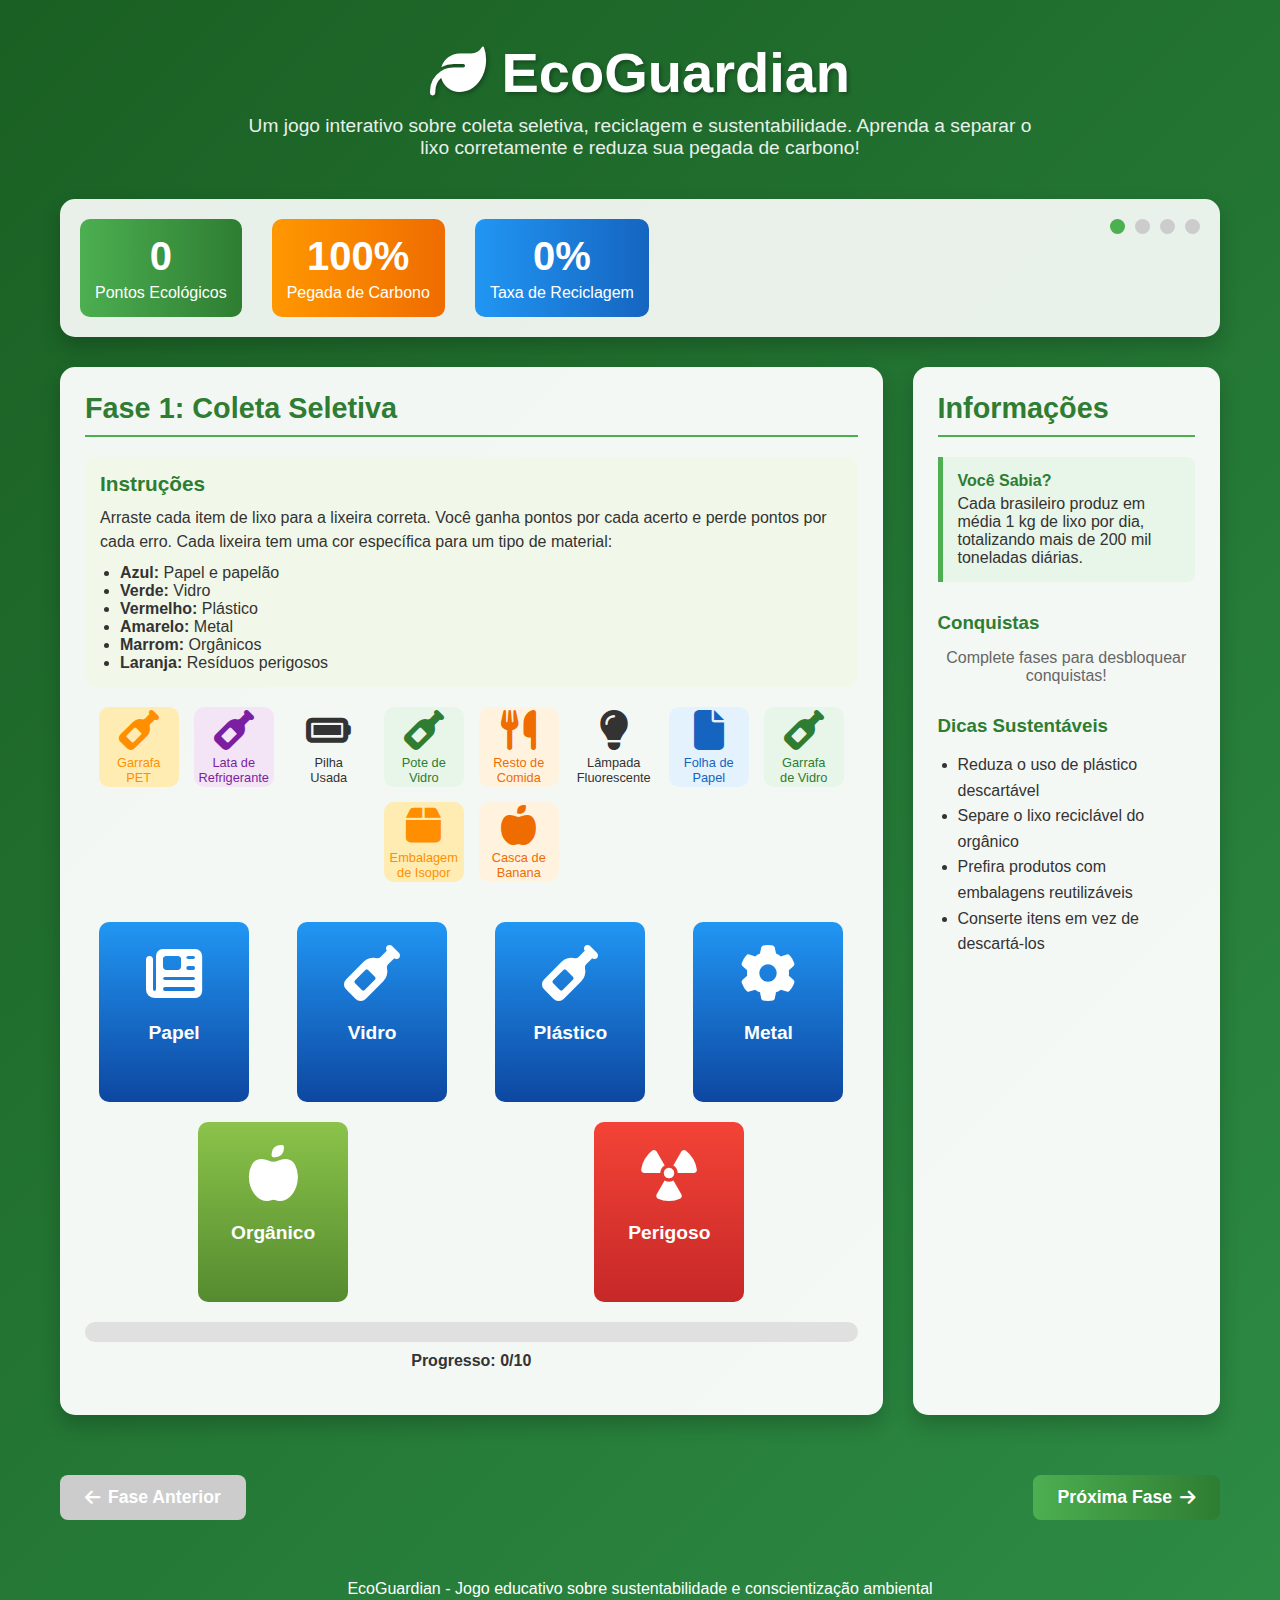
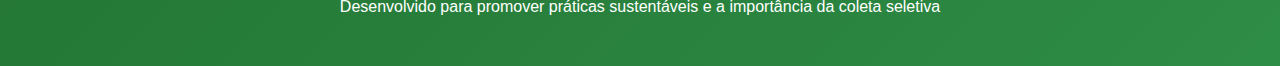
<file: jogo.html>
<!DOCTYPE html>
<html lang="pt-br">
<head>
    <meta charset="UTF-8">
    <meta name="viewport" content="width=device-width, initial-scale=1.0">
    <title>EcoGuardian - Jogo de Sustentabilidade</title>
    <link rel="stylesheet" href="https://cdnjs.cloudflare.com/ajax/libs/font-awesome/6.4.0/css/all.min.css">
      <link rel="icon" type="image/png" href="/imagens/image-removebg-preview (1).png">
    <style>
        * {
            margin: 0;
            padding: 0;
            box-sizing: border-box;
            font-family: 'Segoe UI', Tahoma, Geneva, Verdana, sans-serif;
        }

        body {
            background: linear-gradient(135deg, #1a5f23 0%, #2d8c45 100%);
            color: #333;
            min-height: 100vh;
            overflow-x: hidden;
        }

        .container {
            max-width: 1200px;
            margin: 0 auto;
            padding: 20px;
        }

        header {
            text-align: center;
            padding: 20px 0;
            color: white;
            margin-bottom: 20px;
        }

        header h1 {
            font-size: 3.5rem;
            margin-bottom: 10px;
            text-shadow: 2px 2px 4px rgba(0, 0, 0, 0.3);
        }

        header p {
            font-size: 1.2rem;
            max-width: 800px;
            margin: 0 auto;
            opacity: 0.9;
        }

        .game-container {
            display: flex;
            flex-direction: column;
            gap: 30px;
        }

        .game-header {
            display: flex;
            justify-content: space-between;
            background-color: rgba(255, 255, 255, 0.9);
            border-radius: 15px;
            padding: 20px;
            box-shadow: 0 10px 20px rgba(0, 0, 0, 0.2);
        }

        .stats {
            display: flex;
            gap: 30px;
        }

        .stat-box {
            display: flex;
            flex-direction: column;
            align-items: center;
            padding: 15px;
            border-radius: 10px;
            min-width: 120px;
            color: white;
        }

        .eco-points {
            background: linear-gradient(to right, #4CAF50, #2E7D32);
        }

        .carbon-footprint {
            background: linear-gradient(to right, #FF9800, #EF6C00);
        }

        .recycling-rate {
            background: linear-gradient(to right, #2196F3, #1565C0);
        }

        .stat-value {
            font-size: 2.5rem;
            font-weight: bold;
        }

        .stat-label {
            font-size: 1rem;
            margin-top: 5px;
        }

        .game-content {
            display: flex;
            gap: 30px;
        }

        .game-board {
            flex: 3;
            background-color: rgba(255, 255, 255, 0.95);
            border-radius: 15px;
            padding: 25px;
            box-shadow: 0 10px 20px rgba(0, 0, 0, 0.2);
            min-height: 500px;
            position: relative;
            overflow: hidden;
        }

        .game-sidebar {
            flex: 1;
            background-color: rgba(255, 255, 255, 0.95);
            border-radius: 15px;
            padding: 25px;
            box-shadow: 0 10px 20px rgba(0, 0, 0, 0.2);
        }

        .game-title {
            font-size: 1.8rem;
            color: #2E7D32;
            margin-bottom: 20px;
            border-bottom: 2px solid #4CAF50;
            padding-bottom: 10px;
        }

        .phase-container {
            display: none;
        }

        .phase-container.active {
            display: block;
            animation: fadeIn 0.5s;
        }

        @keyframes fadeIn {
            from { opacity: 0; }
            to { opacity: 1; }
        }

        .trash-items {
            display: flex;
            flex-wrap: wrap;
            gap: 15px;
            margin-top: 20px;
            justify-content: center;
        }

        .trash-item {
            width: 80px;
            height: 80px;
            border-radius: 10px;
            display: flex;
            flex-direction: column;
            align-items: center;
            justify-content: center;
            cursor: grab;
            transition: transform 0.3s, box-shadow 0.3s;
            padding: 10px;
            font-size: 2.5rem;
        }

        .trash-item:hover {
            transform: translateY(-5px);
            box-shadow: 0 5px 15px rgba(0, 0, 0, 0.2);
        }

        .trash-label {
            font-size: 0.8rem;
            margin-top: 5px;
            text-align: center;
        }

        .bins-container {
            display: flex;
            justify-content: space-around;
            margin-top: 40px;
            flex-wrap: wrap;
            gap: 20px;
        }

        .bin {
            width: 150px;
            height: 180px;
            border-radius: 10px;
            display: flex;
            flex-direction: column;
            align-items: center;
            padding: 20px 10px;
            color: white;
            position: relative;
            transition: transform 0.3s;
        }

        .bin:hover {
            transform: scale(1.05);
        }

        .bin-icon {
            font-size: 3.5rem;
            margin-bottom: 15px;
        }

        .bin-label {
            font-size: 1.2rem;
            font-weight: bold;
            text-align: center;
        }

        .recycling-bin {
            background: linear-gradient(to bottom, #2196F3, #0D47A1);
        }

        .compost-bin {
            background: linear-gradient(to bottom, #8BC34A, #558B2F);
        }

        .landfill-bin {
            background: linear-gradient(to bottom, #795548, #4E342E);
        }

        .hazardous-bin {
            background: linear-gradient(to bottom, #F44336, #C62828);
        }

        .info-panel {
            background-color: #f1f8e9;
            border-radius: 10px;
            padding: 15px;
            margin-bottom: 20px;
        }

        .info-title {
            color: #2E7D32;
            font-size: 1.3rem;
            margin-bottom: 10px;
        }

        .info-text {
            line-height: 1.5;
        }

        .progress-container {
            margin: 20px 0;
        }

        .progress-bar {
            height: 20px;
            background-color: #e0e0e0;
            border-radius: 10px;
            overflow: hidden;
            margin-bottom: 10px;
        }

        .progress-fill {
            height: 100%;
            background: linear-gradient(to right, #4CAF50, #8BC34A);
            width: 0%;
            transition: width 0.5s;
        }

        .phase-controls {
            display: flex;
            justify-content: space-between;
            margin-top: 30px;
        }

        .btn {
            padding: 12px 25px;
            border: none;
            border-radius: 8px;
            font-size: 1.1rem;
            font-weight: bold;
            cursor: pointer;
            transition: all 0.3s;
            display: flex;
            align-items: center;
            gap: 8px;
        }

        .btn-primary {
            background: linear-gradient(to right, #4CAF50, #2E7D32);
            color: white;
        }

        .btn-primary:hover {
            background: linear-gradient(to right, #45a049, #1B5E20);
            transform: translateY(-3px);
            box-shadow: 0 5px 10px rgba(0, 0, 0, 0.2);
        }

        .btn-secondary {
            background: linear-gradient(to right, #2196F3, #1565C0);
            color: white;
        }

        .btn-secondary:hover {
            background: linear-gradient(to right, #1976D2, #0D47A1);
            transform: translateY(-3px);
            box-shadow: 0 5px 10px rgba(0, 0, 0, 0.2);
        }

        .btn:disabled {
            background: #cccccc;
            cursor: not-allowed;
            transform: none;
            box-shadow: none;
        }

        .fact-box {
            background-color: #e8f5e9;
            border-left: 5px solid #4CAF50;
            padding: 15px;
            margin-top: 20px;
            border-radius: 0 8px 8px 0;
        }

        .fact-title {
            font-weight: bold;
            color: #2E7D32;
            margin-bottom: 5px;
        }

        .game-overlay {
            position: absolute;
            top: 0;
            left: 0;
            width: 100%;
            height: 100%;
            background-color: rgba(0, 0, 0, 0.8);
            display: flex;
            align-items: center;
            justify-content: center;
            z-index: 10;
            border-radius: 15px;
            display: none;
        }

        .overlay-content {
            background-color: white;
            padding: 40px;
            border-radius: 15px;
            text-align: center;
            max-width: 600px;
        }

        .overlay-content h2 {
            color: #2E7D32;
            font-size: 2.5rem;
            margin-bottom: 20px;
        }

        .overlay-content p {
            font-size: 1.2rem;
            line-height: 1.6;
            margin-bottom: 25px;
        }

        .level-complete {
            color: #4CAF50;
            font-size: 1.5rem;
            margin: 15px 0;
        }

        .badge {
            display: inline-block;
            background-color: #FFC107;
            color: #333;
            padding: 8px 15px;
            border-radius: 20px;
            font-weight: bold;
            margin: 10px 0;
        }

        .achievements {
            margin-top: 30px;
        }

        .achievement {
            display: flex;
            align-items: center;
            gap: 15px;
            padding: 10px;
            background-color: #f1f8e9;
            border-radius: 8px;
            margin-bottom: 10px;
        }

        .achievement-icon {
            font-size: 1.8rem;
            color: #FF9800;
        }

        footer {
            text-align: center;
            color: white;
            padding: 30px 0;
            margin-top: 30px;
        }

        .phase-indicator {
            display: flex;
            justify-content: center;
            gap: 10px;
            margin-bottom: 20px;
        }

        .phase-dot {
            width: 15px;
            height: 15px;
            border-radius: 50%;
            background-color: #cccccc;
        }

        .phase-dot.active {
            background-color: #4CAF50;
        }

        .trash-item.plastic {
            background-color: #FFECB3;
            color: #FF8F00;
        }

        .trash-item.paper {
            background-color: #E3F2FD;
            color: #1565C0;
        }

        .trash-item.glass {
            background-color: #E8F5E9;
            color: #2E7D32;
        }

        .trash-item.metal {
            background-color: #F3E5F5;
            color: #7B1FA2;
        }

        .trash-item.organic {
            background-color: #FFF3E0;
            color: #EF6C00;
        }

        .trash-item.electronic {
            background-color: #FFEBEE;
            color: #C62828;
        }

        @media (max-width: 992px) {
            .game-content {
                flex-direction: column;
            }
            
            .game-header {
                flex-direction: column;
                gap: 20px;
            }
            
            .stats {
                justify-content: center;
            }
        }

        @media (max-width: 768px) {
            .stats {
                flex-direction: column;
                align-items: center;
            }
            
            .bins-container {
                flex-direction: column;
                align-items: center;
            }
            
            header h1 {
                font-size: 2.5rem;
            }
        }
    </style>
</head>
<body>
    <div class="container">
        <header>
            <h1><i class="fas fa-leaf"></i> EcoGuardian</h1>
            <p>Um jogo interativo sobre coleta seletiva, reciclagem e sustentabilidade. Aprenda a separar o lixo corretamente e reduza sua pegada de carbono!</p>
        </header>

        <div class="game-container">
            <div class="game-header">
                <div class="stats">
                    <div class="stat-box eco-points">
                        <div class="stat-value" id="eco-points">0</div>
                        <div class="stat-label">Pontos Ecológicos</div>
                    </div>
                    <div class="stat-box carbon-footprint">
                        <div class="stat-value" id="carbon-footprint">100%</div>
                        <div class="stat-label">Pegada de Carbono</div>
                    </div>
                    <div class="stat-box recycling-rate">
                        <div class="stat-value" id="recycling-rate">0%</div>
                        <div class="stat-label">Taxa de Reciclagem</div>
                    </div>
                </div>
                
                <div class="phase-indicator">
                    <div class="phase-dot active" data-phase="1"></div>
                    <div class="phase-dot" data-phase="2"></div>
                    <div class="phase-dot" data-phase="3"></div>
                    <div class="phase-dot" data-phase="4"></div>
                </div>
            </div>

            <div class="game-content">
                <div class="game-board">
                    <!-- Fase 1: Coleta Seletiva -->
                    <div class="phase-container active" id="phase-1">
                        <h2 class="game-title">Fase 1: Coleta Seletiva</h2>
                        <div class="info-panel">
                            <h3 class="info-title">Instruções</h3>
                            <p class="info-text">Arraste cada item de lixo para a lixeira correta. Você ganha pontos por cada acerto e perde pontos por cada erro. Cada lixeira tem uma cor específica para um tipo de material:</p>
                            <ul style="margin-left: 20px; margin-top: 10px;">
                                <li><strong>Azul:</strong> Papel e papelão</li>
                                <li><strong>Verde:</strong> Vidro</li>
                                <li><strong>Vermelho:</strong> Plástico</li>
                                <li><strong>Amarelo:</strong> Metal</li>
                                <li><strong>Marrom:</strong> Orgânicos</li>
                                <li><strong>Laranja:</strong> Resíduos perigosos</li>
                            </ul>
                        </div>

                        <div class="trash-items">
                            <!-- Itens de lixo serão gerados dinamicamente -->
                        </div>

                        <div class="bins-container">
                            <div class="bin recycling-bin" data-bin="paper">
                                <div class="bin-icon"><i class="fas fa-newspaper"></i></div>
                                <div class="bin-label">Papel</div>
                            </div>
                            <div class="bin recycling-bin" data-bin="glass">
                                <div class="bin-icon"><i class="fas fa-wine-bottle"></i></div>
                                <div class="bin-label">Vidro</div>
                            </div>
                            <div class="bin recycling-bin" data-bin="plastic">
                                <div class="bin-icon"><i class="fas fa-wine-bottle"></i></div>
                                <div class="bin-label">Plástico</div>
                            </div>
                            <div class="bin recycling-bin" data-bin="metal">
                                <div class="bin-icon"><i class="fas fa-cog"></i></div>
                                <div class="bin-label">Metal</div>
                            </div>
                            <div class="bin compost-bin" data-bin="organic">
                                <div class="bin-icon"><i class="fas fa-apple-alt"></i></div>
                                <div class="bin-label">Orgânico</div>
                            </div>
                            <div class="bin hazardous-bin" data-bin="hazardous">
                                <div class="bin-icon"><i class="fas fa-radiation"></i></div>
                                <div class="bin-label">Perigoso</div>
                            </div>
                        </div>

                        <div class="progress-container">
                            <div class="progress-bar">
                                <div class="progress-fill" id="phase-1-progress"></div>
                            </div>
                            <div style="text-align: center; font-weight: bold;">Progresso: <span id="phase-1-progress-text">0/10</span></div>
                        </div>
                    </div>

                    <!-- Fase 2: Redução de Resíduos -->
                    <div class="phase-container" id="phase-2">
                        <h2 class="game-title">Fase 2: Redução de Resíduos</h2>
                        <div class="info-panel">
                            <h3 class="info-title">Instruções</h3>
                            <p class="info-text">Escolha a opção mais sustentável para cada situação do dia a dia. Cada decisão correta reduz sua pegada de carbono e aumenta seus pontos ecológicos.</p>
                        </div>
                        
                        <div id="phase-2-content">
                            <!-- Conteúdo será gerado dinamicamente -->
                        </div>
                        
                        <div class="progress-container">
                            <div class="progress-bar">
                                <div class="progress-fill" id="phase-2-progress"></div>
                            </div>
                            <div style="text-align: center; font-weight: bold;">Progresso: <span id="phase-2-progress-text">0/5</span></div>
                        </div>
                    </div>

                    <!-- Fase 3: Compostagem -->
                    <div class="phase-container" id="phase-3">
                        <h2 class="game-title">Fase 3: Compostagem</h2>
                        <div class="info-panel">
                            <h3 class="info-title">Instruções</h3>
                            <p class="info-text">Selecione os resíduos que podem ser compostados. A compostagem transforma resíduos orgânicos em adubo natural, reduzindo a quantidade de lixo em aterros sanitários.</p>
                        </div>
                        
                        <div id="phase-3-content">
                            <!-- Conteúdo será gerado dinamicamente -->
                        </div>
                        
                        <div class="progress-container">
                            <div class="progress-bar">
                                <div class="progress-fill" id="phase-3-progress"></div>
                            </div>
                            <div style="text-align: center; font-weight: bold;">Progresso: <span id="phase-3-progress-text">0/8</span></div>
                        </div>
                    </div>

                    <!-- Fase 4: Impacto Ambiental -->
                    <div class="phase-container" id="phase-4">
                        <h2 class="game-title">Fase 4: Impacto Ambiental</h2>
                        <div class="info-panel">
                            <h3 class="info-title">Instruções</h3>
                            <p class="info-text">Veja o impacto das suas escolhas no meio ambiente. Esta fase mostra como suas decisões afetam o planeta e como você pode melhorar ainda mais.</p>
                        </div>
                        
                        <div id="phase-4-content">
                            <!-- Conteúdo será gerado dinamicamente -->
                        </div>
                        
                        <div class="progress-container">
                            <div class="progress-bar">
                                <div class="progress-fill" id="phase-4-progress"></div>
                            </div>
                            <div style="text-align: center; font-weight: bold;">Progresso: <span id="phase-4-progress-text">0/1</span></div>
                        </div>
                    </div>

                    <!-- Overlay de conclusão -->
                    <div class="game-overlay" id="game-overlay">
                        <div class="overlay-content">
                            <h2 id="overlay-title">Parabéns!</h2>
                            <div id="overlay-content">
                                <!-- Conteúdo dinâmico -->
                            </div>
                            <button class="btn btn-primary" id="overlay-button">Continuar</button>
                        </div>
                    </div>
                </div>

                <div class="game-sidebar">
                    <h2 class="game-title">Informações</h2>
                    
                    <div class="fact-box">
                        <div class="fact-title">Você Sabia?</div>
                        <div id="fact-text">O Brasil recicla apenas 3% de todo o lixo produzido, enquanto a média mundial é de 9%.</div>
                    </div>
                    
                    <div class="achievements">
                        <h3 style="color: #2E7D32; margin-bottom: 15px;">Conquistas</h3>
                        <div id="achievements-list">
                            <!-- Conquistas serão adicionadas dinamicamente -->
                        </div>
                    </div>
                    
                    <div style="margin-top: 30px;">
                        <h3 style="color: #2E7D32; margin-bottom: 15px;">Dicas Sustentáveis</h3>
                        <ul style="padding-left: 20px; line-height: 1.6;">
                            <li>Reduza o uso de plástico descartável</li>
                            <li>Separe o lixo reciclável do orgânico</li>
                            <li>Prefira produtos com embalagens reutilizáveis</li>
                            <li>Conserte itens em vez de descartá-los</li>
                        </ul>
                    </div>
                </div>
            </div>

            <div class="phase-controls">
                <button class="btn btn-secondary" id="prev-phase">
                    <i class="fas fa-arrow-left"></i> Fase Anterior
                </button>
                <button class="btn btn-primary" id="next-phase">
                    Próxima Fase <i class="fas fa-arrow-right"></i>
                </button>
            </div>
        </div>

        <footer>
            <p>EcoGuardian - Jogo educativo sobre sustentabilidade e conscientização ambiental</p>
            <p>Desenvolvido para promover práticas sustentáveis e a importância da coleta seletiva</p>
        </footer>
    </div>

    <script>
        // Dados do jogo
        const gameData = {
            currentPhase: 1,
            ecoPoints: 0,
            carbonFootprint: 100,
            recyclingRate: 0,
            phaseProgress: [0, 0, 0, 0],
            phaseMaxProgress: [10, 5, 8, 1],
            achievements: [],
            facts: [
                "O Brasil recicla apenas 3% de todo o lixo produzido, enquanto a média mundial é de 9%.",
                "Cada brasileiro produz em média 1 kg de lixo por dia, totalizando mais de 200 mil toneladas diárias.",
                "A reciclagem de uma única lata de alumínio economiza energia suficiente para manter uma TV ligada por 3 horas.",
                "Plásticos podem levar até 450 anos para se decompor no meio ambiente.",
                "A compostagem doméstica pode reduzir em até 50% o volume de lixo enviado para aterros sanitários.",
                "Cada tonelada de papel reciclado poupa 22 árvores, economiza 71% de energia elétrica e reduz a poluição do ar em 74%.",
                "O vidro é 100% reciclável e pode ser reutilizado infinitamente sem perder qualidade.",
                "Resíduos eletrônicos contêm metais pesados como chumbo e mercúrio, que contaminam o solo e a água."
            ],
            trashItems: [
                { name: "Garrafa PET", type: "plastic", icon: "fas fa-wine-bottle" },
                { name: "Jornal", type: "paper", icon: "fas fa-newspaper" },
                { name: "Lata de Refrigerante", type: "metal", icon: "fas fa-wine-bottle" },
                { name: "Pote de Vidro", type: "glass", icon: "fas fa-wine-bottle" },
                { name: "Casca de Banana", type: "organic", icon: "fas fa-apple-alt" },
                { name: "Pilha Usada", type: "hazardous", icon: "fas fa-battery-full" },
                { name: "Embalagem de Isopor", type: "plastic", icon: "fas fa-box" },
                { name: "Folha de Papel", type: "paper", icon: "fas fa-file" },
                { name: "Lata de Conserva", type: "metal", icon: "fas fa-cog" },
                { name: "Garrafa de Vidro", type: "glass", icon: "fas fa-wine-bottle" },
                { name: "Resto de Comida", type: "organic", icon: "fas fa-utensils" },
                { name: "Lâmpada Fluorescente", type: "hazardous", icon: "fas fa-lightbulb" }
            ],
            correctBins: {
                plastic: "plastic",
                paper: "paper",
                glass: "glass",
                metal: "metal",
                organic: "organic",
                hazardous: "hazardous"
            },
            phase2Questions: [
                {
                    question: "No supermercado, você precisa escolher entre:",
                    options: [
                        { text: "Comprar legumes embalados em plástico", footprint: 10 },
                        { text: "Comprar legumes a granel com sua própria sacola", footprint: -15, correct: true }
                    ]
                },
                {
                    question: "Para ir ao trabalho, você pode:",
                    options: [
                        { text: "Usar o carro sozinho", footprint: 20 },
                        { text: "Ir de bicicleta ou a pé", footprint: -20, correct: true },
                        { text: "Usar transporte público", footprint: -10, correct: true }
                    ]
                },
                {
                    question: "Ao terminar de beber água, você:",
                    options: [
                        { text: "Joga a garrafa plástica no lixo comum", footprint: 15 },
                        { text: "Recicla a garrafa plástica", footprint: -10, correct: true },
                        { text: "Usa uma garrafa reutilizável", footprint: -20, correct: true }
                    ]
                },
                {
                    question: "Quando um eletrodoméstico quebra, você:",
                    options: [
                        { text: "Compra um novo e joga o velho no lixo", footprint: 25 },
                        { text: "Tenta consertar antes de comprar um novo", footprint: -15, correct: true },
                        { text: "Descarta no local correto para eletrônicos", footprint: -10, correct: true }
                    ]
                },
                {
                    question: "Para reduzir o consumo de energia, você:",
                    options: [
                        { text: "Deixa luzes acesas em cômodos vazios", footprint: 15 },
                        { text: "Troca lâmpadas comuns por LED", footprint: -15, correct: true },
                        { text: "Desliga eletrônicos da tomada quando não usa", footprint: -10, correct: true }
                    ]
                }
            ],
            phase3Items: [
                { name: "Cascas de Frutas", type: "compostable", icon: "fas fa-apple-alt" },
                { name: "Guardanapo de Papel", type: "compostable", icon: "fas fa-leaf" },
                { name: "Borra de Café", type: "compostable", icon: "fas fa-coffee" },
                { name: "Casca de Ovo", type: "compostable", icon: "fas fa-egg" },
                { name: "Folhas Secas", type: "compostable", icon: "fas fa-tree" },
                { name: "Plástico Filme", type: "not-compostable", icon: "fas fa-film" },
                { name: "Embalagem de Salgadinho", type: "not-compostable", icon: "fas fa-cookie" },
                { name: "Osso de Frango", type: "not-compostable", icon: "fas fa-drumstick-bite" },
                { name: "Saco Plástico", type: "not-compostable", icon: "fas fa-shopping-bag" }
            ]
        };

        // Elementos DOM
        const ecoPointsElement = document.getElementById('eco-points');
        const carbonFootprintElement = document.getElementById('carbon-footprint');
        const recyclingRateElement = document.getElementById('recycling-rate');
        const phaseContainers = document.querySelectorAll('.phase-container');
        const phaseDots = document.querySelectorAll('.phase-dot');
        const prevPhaseButton = document.getElementById('prev-phase');
        const nextPhaseButton = document.getElementById('next-phase');
        const gameOverlay = document.getElementById('game-overlay');
        const overlayTitle = document.getElementById('overlay-title');
        const overlayContent = document.getElementById('overlay-content');
        const overlayButton = document.getElementById('overlay-button');
        const factText = document.getElementById('fact-text');
        const achievementsList = document.getElementById('achievements-list');

        // Inicialização do jogo
        function initGame() {
            updateStats();
            showPhase(gameData.currentPhase);
            setupPhase1();
            updateFact();
            updateAchievements();
            
            // Event listeners
            prevPhaseButton.addEventListener('click', goToPrevPhase);
            nextPhaseButton.addEventListener('click', goToNextPhase);
            overlayButton.addEventListener('click', closeOverlay);
            
            // Inicializar arrastar e soltar para fase 1
            setupDragAndDrop();
        }

        // Atualizar estatísticas na tela
        function updateStats() {
            ecoPointsElement.textContent = gameData.ecoPoints;
            carbonFootprintElement.textContent = `${Math.max(0, gameData.carbonFootprint)}%`;
            recyclingRateElement.textContent = `${gameData.recyclingRate}%`;
            
            // Atualizar barras de progresso
            for (let i = 0; i < gameData.phaseProgress.length; i++) {
                const progressBar = document.getElementById(`phase-${i+1}-progress`);
                const progressText = document.getElementById(`phase-${i+1}-progress-text`);
                
                if (progressBar && progressText) {
                    const progressPercent = (gameData.phaseProgress[i] / gameData.phaseMaxProgress[i]) * 100;
                    progressBar.style.width = `${progressPercent}%`;
                    progressText.textContent = `${gameData.phaseProgress[i]}/${gameData.phaseMaxProgress[i]}`;
                }
            }
        }

        // Mostrar fase específica
        function showPhase(phaseNumber) {
            // Esconder todas as fases
            phaseContainers.forEach(container => {
                container.classList.remove('active');
            });
            
            // Mostrar fase atual
            const currentPhase = document.getElementById(`phase-${phaseNumber}`);
            if (currentPhase) {
                currentPhase.classList.add('active');
            }
            
            // Atualizar indicadores de fase
            phaseDots.forEach(dot => {
                dot.classList.remove('active');
                if (parseInt(dot.dataset.phase) === phaseNumber) {
                    dot.classList.add('active');
                }
            });
            
            // Atualizar estado dos botões
            prevPhaseButton.disabled = phaseNumber === 1;
            nextPhaseButton.disabled = phaseNumber === 4;
            
            // Atualizar texto do botão próximo
            if (phaseNumber === 4) {
                nextPhaseButton.innerHTML = 'Concluir <i class="fas fa-flag-checkered"></i>';
            } else {
                nextPhaseButton.innerHTML = 'Próxima Fase <i class="fas fa-arrow-right"></i>';
            }
        }

        // Configurar fase 1
        function setupPhase1() {
            const trashItemsContainer = document.querySelector('.trash-items');
            trashItemsContainer.innerHTML = '';
            
            // Selecionar 10 itens aleatórios
            const shuffledItems = [...gameData.trashItems].sort(() => 0.5 - Math.random()).slice(0, 10);
            
            shuffledItems.forEach((item, index) => {
                const trashElement = document.createElement('div');
                trashElement.className = `trash-item ${item.type}`;
                trashElement.dataset.type = item.type;
                trashElement.dataset.id = index;
                trashElement.draggable = true;
                
                trashElement.innerHTML = `
                    <i class="${item.icon}"></i>
                    <div class="trash-label">${item.name}</div>
                `;
                
                trashItemsContainer.appendChild(trashElement);
            });
        }

        // Configurar arrastar e soltar
        function setupDragAndDrop() {
            const trashItems = document.querySelectorAll('.trash-item');
            const bins = document.querySelectorAll('.bin');
            
            trashItems.forEach(item => {
                item.addEventListener('dragstart', handleDragStart);
            });
            
            bins.forEach(bin => {
                bin.addEventListener('dragover', handleDragOver);
                bin.addEventListener('drop', handleDrop);
            });
        }

        function handleDragStart(e) {
            e.dataTransfer.setData('text/plain', e.target.dataset.type);
            e.dataTransfer.setData('id', e.target.dataset.id);
        }

        function handleDragOver(e) {
            e.preventDefault();
        }

        function handleDrop(e) {
            e.preventDefault();
            const trashType = e.dataTransfer.getData('text/plain');
            const trashId = e.dataTransfer.getData('id');
            const binType = e.currentTarget.dataset.bin;
            
            // Verificar se o item foi colocado na lixeira correta
            const isCorrect = gameData.correctBins[trashType] === binType;
            
            // Remover item da tela
            const draggedElement = document.querySelector(`.trash-item[data-id="${trashId}"]`);
            if (draggedElement) {
                draggedElement.style.visibility = 'hidden';
                
                // Mostrar feedback visual
                e.currentTarget.style.transform = 'scale(1.1)';
                setTimeout(() => {
                    e.currentTarget.style.transform = 'scale(1)';
                }, 300);
            }
            
            // Atualizar pontos e progresso
            if (isCorrect) {
                gameData.ecoPoints += 10;
                gameData.recyclingRate += 10;
                gameData.carbonFootprint -= 2;
                
                // Verificar conquista
                if (gameData.ecoPoints >= 50 && !gameData.achievements.includes('reciclagem_mestre')) {
                    gameData.achievements.push('reciclagem_mestre');
                    showAchievement('Reciclagem Mestre', 'Você alcançou 50 pontos reciclando!');
                }
            } else {
                gameData.ecoPoints = Math.max(0, gameData.ecoPoints - 5);
                gameData.carbonFootprint += 5;
            }
            
            // Atualizar progresso da fase
            gameData.phaseProgress[0]++;
            
            // Atualizar estatísticas
            updateStats();
            
            // Verificar se fase foi concluída
            if (gameData.phaseProgress[0] >= gameData.phaseMaxProgress[0]) {
                setTimeout(() => {
                    showPhaseComplete(1);
                }, 500);
            }
        }

        // Mostrar conclusão de fase
        function showPhaseComplete(phaseNumber) {
            let title, message, buttonText;
            
            if (phaseNumber < 4) {
                title = "Fase Concluída!";
                message = `
                    <p class="level-complete">Você completou a Fase ${phaseNumber}!</p>
                    <p>Você ganhou <span class="badge">${phaseNumber === 1 ? 100 : 50} pontos</span> por concluir esta fase.</p>
                    <p>Continue para a próxima fase para aprender mais sobre sustentabilidade!</p>
                `;
                buttonText = "Próxima Fase";
            } else {
                title = "Jogo Concluído!";
                message = `
                    <p class="level-complete">Parabéns, você completou todas as fases do EcoGuardian!</p>
                    <p>Sua pontuação final: <span class="badge">${gameData.ecoPoints} pontos</span></p>
                    <p>Sua pegada de carbono final: <span class="badge">${gameData.carbonFootprint}%</span></p>
                    <p>Taxa de reciclagem: <span class="badge">${gameData.recyclingRate}%</span></p>
                    <p>Obrigado por aprender sobre sustentabilidade e coleta seletiva!</p>
                `;
                buttonText = "Jogar Novamente";
                
                // Conquista final
                if (!gameData.achievements.includes('guardiao_verde')) {
                    gameData.achievements.push('guardiao_verde');
                    showAchievement('Guardião Verde', 'Você completou todas as fases do jogo!');
                }
            }
            
            // Adicionar pontos bônus
            if (phaseNumber < 4) {
                gameData.ecoPoints += (phaseNumber === 1 ? 100 : 50);
            }
            
            overlayTitle.textContent = title;
            overlayContent.innerHTML = message;
            overlayButton.textContent = buttonText;
            
            // Configurar ação do botão
            overlayButton.onclick = phaseNumber < 4 ? goToNextPhase : restartGame;
            
            gameOverlay.style.display = 'flex';
            updateStats();
        }

        // Navegar para próxima fase
        function goToNextPhase() {
            if (gameData.currentPhase < 4) {
                gameData.currentPhase++;
                showPhase(gameData.currentPhase);
                
                // Configurar conteúdo da nova fase
                if (gameData.currentPhase === 2) {
                    setupPhase2();
                } else if (gameData.currentPhase === 3) {
                    setupPhase3();
                } else if (gameData.currentPhase === 4) {
                    setupPhase4();
                }
            } else {
                // Concluir jogo
                showPhaseComplete(4);
            }
            
            closeOverlay();
        }

        // Navegar para fase anterior
        function goToPrevPhase() {
            if (gameData.currentPhase > 1) {
                gameData.currentPhase--;
                showPhase(gameData.currentPhase);
            }
        }

        // Configurar fase 2
        function setupPhase2() {
            const phase2Content = document.getElementById('phase-2-content');
            phase2Content.innerHTML = '';
            
            gameData.phase2Questions.forEach((question, index) => {
                const questionElement = document.createElement('div');
                questionElement.className = 'info-panel';
                questionElement.style.marginBottom = '20px';
                
                let optionsHTML = '';
                question.options.forEach((option, optIndex) => {
                    optionsHTML += `
                        <div style="margin: 10px 0;">
                            <button class="btn btn-secondary" style="width: 100%; text-align: left; justify-content: flex-start;" 
                                    data-question="${index}" data-option="${optIndex}" data-footprint="${option.footprint}">
                                ${option.text}
                                ${option.correct ? '<i class="fas fa-leaf" style="margin-left: auto;"></i>' : ''}
                            </button>
                        </div>
                    `;
                });
                
                questionElement.innerHTML = `
                    <h3 style="color: #2E7D32; margin-bottom: 10px;">${question.question}</h3>
                    ${optionsHTML}
                `;
                
                phase2Content.appendChild(questionElement);
            });
            
            // Adicionar event listeners aos botões
            document.querySelectorAll('#phase-2-content button').forEach(button => {
                button.addEventListener('click', handlePhase2Choice);
            });
        }

        // Manipular escolha na fase 2
        function handlePhase2Choice(e) {
            const questionIndex = parseInt(e.target.dataset.question);
            const optionIndex = parseInt(e.target.dataset.option);
            const footprintChange = parseInt(e.target.dataset.footprint);
            
            // Desabilitar todos os botões desta pergunta
            const questionButtons = document.querySelectorAll(`button[data-question="${questionIndex}"]`);
            questionButtons.forEach(btn => {
                btn.disabled = true;
            });
            
            // Destacar resposta correta
            const correctOption = gameData.phase2Questions[questionIndex].options.find(opt => opt.correct);
            const isCorrect = gameData.phase2Questions[questionIndex].options[optionIndex].correct;
            
            if (isCorrect) {
                e.target.style.background = 'linear-gradient(to right, #4CAF50, #2E7D32)';
            } else {
                e.target.style.background = 'linear-gradient(to right, #F44336, #C62828)';
                
                // Destacar a resposta correta
                questionButtons.forEach(btn => {
                    if (parseInt(btn.dataset.option) === gameData.phase2Questions[questionIndex].options.findIndex(opt => opt.correct)) {
                        btn.style.background = 'linear-gradient(to right, #4CAF50, #2E7D32)';
                    }
                });
            }
            
            // Atualizar estatísticas
            gameData.ecoPoints += isCorrect ? 15 : 0;
            gameData.carbonFootprint = Math.max(0, gameData.carbonFootprint + footprintChange);
            
            // Atualizar progresso
            gameData.phaseProgress[1]++;
            
            updateStats();
            
            // Verificar se fase foi concluída
            if (gameData.phaseProgress[1] >= gameData.phaseMaxProgress[1]) {
                setTimeout(() => {
                    showPhaseComplete(2);
                }, 1000);
            }
        }

        // Configurar fase 3
        function setupPhase3() {
            const phase3Content = document.getElementById('phase-3-content');
            phase3Content.innerHTML = '';
            
            // Adicionar instrução
            const instruction = document.createElement('div');
            instruction.className = 'info-panel';
            instruction.innerHTML = `
                <h3 style="color: #2E7D32; margin-bottom: 10px;">Selecione os itens que podem ser compostados:</h3>
                <p>Clique nos itens que podem ser adicionados à composteira. Itens compostáveis se decompõem naturalmente e viram adubo.</p>
            `;
            phase3Content.appendChild(instruction);
            
            // Adicionar itens
            const itemsContainer = document.createElement('div');
            itemsContainer.className = 'trash-items';
            itemsContainer.style.marginTop = '20px';
            itemsContainer.style.justifyContent = 'center';
            
            gameData.phase3Items.forEach((item, index) => {
                const itemElement = document.createElement('div');
                itemElement.className = `trash-item ${item.type === 'compostable' ? 'organic' : 'hazardous'}`;
                itemElement.dataset.type = item.type;
                itemElement.dataset.id = index;
                
                itemElement.innerHTML = `
                    <i class="${item.icon}"></i>
                    <div class="trash-label">${item.name}</div>
                `;
                
                itemElement.addEventListener('click', () => handlePhase3Choice(itemElement, item.type === 'compostable'));
                
                itemsContainer.appendChild(itemElement);
            });
            
            phase3Content.appendChild(itemsContainer);
            
            // Adicionar área de compostagem
            const compostArea = document.createElement('div');
            compostArea.className = 'bin compost-bin';
            compostArea.style.margin = '30px auto';
            compostArea.style.width = '200px';
            compostArea.innerHTML = `
                <div class="bin-icon"><i class="fas fa-recycle"></i></div>
                <div class="bin-label">Composteira</div>
                <div id="compost-count" style="margin-top: 10px; font-size: 1.2rem;">0 itens</div>
            `;
            phase3Content.appendChild(compostArea);
        }

        // Manipular escolha na fase 3
        function handlePhase3Choice(element, isCompostable) {
            // Desabilitar elemento
            element.style.opacity = '0.5';
            element.style.pointerEvents = 'none';
            
            // Atualizar contador de compostagem
            const compostCountElement = document.getElementById('compost-count');
            let currentCount = parseInt(compostCountElement.textContent) || 0;
            
            if (isCompostable) {
                // Resposta correta
                element.style.border = '3px solid #4CAF50';
                gameData.ecoPoints += 10;
                gameData.carbonFootprint -= 3;
                currentCount++;
            } else {
                // Resposta incorreta
                element.style.border = '3px solid #F44336';
                gameData.ecoPoints = Math.max(0, gameData.ecoPoints - 5);
                gameData.carbonFootprint += 3;
            }
            
            compostCountElement.textContent = `${currentCount} itens`;
            
            // Atualizar progresso
            gameData.phaseProgress[2]++;
            
            updateStats();
            
            // Verificar se fase foi concluída
            if (gameData.phaseProgress[2] >= gameData.phaseMaxProgress[2]) {
                setTimeout(() => {
                    showPhaseComplete(3);
                }, 1000);
            }
        }

        // Configurar fase 4
        function setupPhase4() {
            const phase4Content = document.getElementById('phase-4-content');
            phase4Content.innerHTML = '';
            
            // Calcular impacto
            const treesSaved = Math.floor(gameData.ecoPoints / 20);
            const co2Reduced = 100 - gameData.carbonFootprint;
            const wasteDiverted = Math.floor(gameData.recyclingRate / 10);
            
            const impactHTML = `
                <div class="info-panel" style="text-align: center;">
                    <h3 style="color: #2E7D32; margin-bottom: 20px;">Seu Impacto Ambiental</h3>
                    
                    <div style="display: flex; justify-content: space-around; flex-wrap: wrap; gap: 20px; margin-bottom: 30px;">
                        <div class="stat-box eco-points" style="min-width: 180px;">
                            <div class="stat-value">${treesSaved}</div>
                            <div class="stat-label">Árvores Salvas</div>
                        </div>
                        
                        <div class="stat-box carbon-footprint" style="min-width: 180px;">
                            <div class="stat-value">${co2Reduced}%</div>
                            <div class="stat-label">CO₂ Reduzido</div>
                        </div>
                        
                        <div class="stat-box recycling-rate" style="min-width: 180px;">
                            <div class="stat-value">${wasteDiverted}</div>
                            <div class="stat-label">Kg de Lixo Desviados</div>
                        </div>
                    </div>
                    
                    <p style="margin-bottom: 15px;">Com base nas suas escolhas no jogo, você contribuiu para:</p>
                    <ul style="text-align: left; display: inline-block; margin-bottom: 20px;">
                        <li>Preservação de recursos naturais</li>
                        <li>Redução da poluição do ar e água</li>
                        <li>Diminuição do lixo em aterros sanitários</li>
                        <li>Economia de energia</li>
                    </ul>
                    
                    <div class="fact-box" style="margin-top: 20px;">
                        <div class="fact-title">Continue Fazendo a Diferença!</div>
                        <div>Pequenas ações no dia a dia têm grande impacto no meio ambiente. Continue praticando a sustentabilidade!</div>
                    </div>
                </div>
            `;
            
            phase4Content.innerHTML = impactHTML;
            
            // Marcar progresso da fase 4 como completo
            gameData.phaseProgress[3] = 1;
            updateStats();
        }

        // Mostrar conquista
        function showAchievement(title, description) {
            const achievementElement = document.createElement('div');
            achievementElement.className = 'achievement';
            achievementElement.innerHTML = `
                <div class="achievement-icon"><i class="fas fa-trophy"></i></div>
                <div>
                    <div style="font-weight: bold;">${title}</div>
                    <div style="font-size: 0.9rem;">${description}</div>
                </div>
            `;
            
            achievementsList.appendChild(achievementElement);
            
            // Mostrar notificação
            const notification = document.createElement('div');
            notification.style.position = 'fixed';
            notification.style.top = '20px';
            notification.style.right = '20px';
            notification.style.background = 'linear-gradient(to right, #FFC107, #FF9800)';
            notification.style.color = '#333';
            notification.style.padding = '15px';
            notification.style.borderRadius = '10px';
            notification.style.boxShadow = '0 5px 15px rgba(0,0,0,0.2)';
            notification.style.zIndex = '1000';
            notification.style.display = 'flex';
            notification.style.alignItems = 'center';
            notification.style.gap = '10px';
            notification.innerHTML = `
                <i class="fas fa-trophy" style="font-size: 1.5rem;"></i>
                <div>
                    <div style="font-weight: bold;">Conquista Desbloqueada!</div>
                    <div>${title}</div>
                </div>
            `;
            
            document.body.appendChild(notification);
            
            // Remover notificação após 3 segundos
            setTimeout(() => {
                notification.style.transition = 'opacity 0.5s';
                notification.style.opacity = '0';
                setTimeout(() => {
                    document.body.removeChild(notification);
                }, 500);
            }, 3000);
        }

        // Atualizar conquistas
        function updateAchievements() {
            achievementsList.innerHTML = '';
            
            const allAchievements = [
                { id: 'primeiros_passos', title: 'Primeiros Passos', description: 'Complete a primeira fase do jogo', condition: () => gameData.phaseProgress[0] >= gameData.phaseMaxProgress[0] },
                { id: 'reciclagem_mestre', title: 'Reciclagem Mestre', description: 'Alcance 50 pontos ecológicos', condition: () => gameData.ecoPoints >= 50 },
                { id: 'pegada_leve', title: 'Pegada Leve', description: 'Reduza sua pegada de carbono para menos de 50%', condition: () => gameData.carbonFootprint <= 50 },
                { id: 'compostagem_expert', title: 'Compostagem Expert', description: 'Identifique corretamente todos os itens compostáveis', condition: () => gameData.phaseProgress[2] >= gameData.phaseMaxProgress[2] },
                { id: 'guardiao_verde', title: 'Guardião Verde', description: 'Complete todas as fases do jogo', condition: () => gameData.phaseProgress[3] >= gameData.phaseMaxProgress[3] }
            ];
            
            allAchievements.forEach(achievement => {
                if (achievement.condition()) {
                    if (!gameData.achievements.includes(achievement.id)) {
                        gameData.achievements.push(achievement.id);
                    }
                    
                    const achievementElement = document.createElement('div');
                    achievementElement.className = 'achievement';
                    achievementElement.innerHTML = `
                        <div class="achievement-icon"><i class="fas fa-trophy"></i></div>
                        <div>
                            <div style="font-weight: bold;">${achievement.title}</div>
                            <div style="font-size: 0.9rem;">${achievement.description}</div>
                        </div>
                    `;
                    
                    achievementsList.appendChild(achievementElement);
                }
            });
            
            // Se não houver conquistas, mostrar mensagem
            if (achievementsList.children.length === 0) {
                achievementsList.innerHTML = '<p style="text-align: center; color: #666;">Complete fases para desbloquear conquistas!</p>';
            }
        }

        // Atualizar fato interessante
        function updateFact() {
            const randomFact = gameData.facts[Math.floor(Math.random() * gameData.facts.length)];
            factText.textContent = randomFact;
            
            // Atualizar a cada 30 segundos
            setTimeout(updateFact, 30000);
        }

        // Fechar overlay
        function closeOverlay() {
            gameOverlay.style.display = 'none';
        }

        // Reiniciar jogo
        function restartGame() {
            gameData.currentPhase = 1;
            gameData.ecoPoints = 0;
            gameData.carbonFootprint = 100;
            gameData.recyclingRate = 0;
            gameData.phaseProgress = [0, 0, 0, 0];
            
            updateStats();
            showPhase(1);
            setupPhase1();
            updateAchievements();
            closeOverlay();
        }

        // Inicializar o jogo quando a página carregar
        window.addEventListener('DOMContentLoaded', initGame);
    </script>
</body>
</html>
</file>
